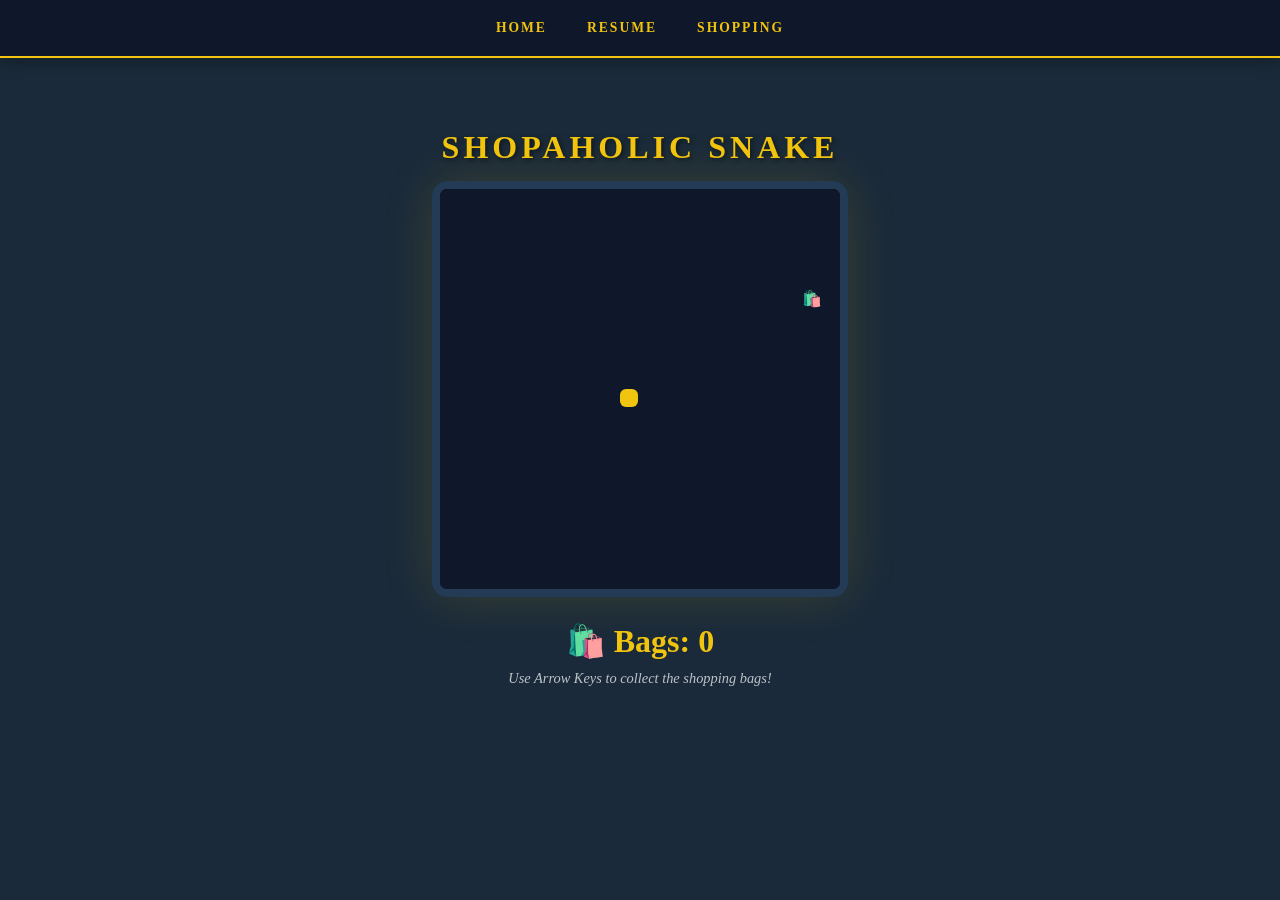
<file: ai.html>
<!DOCTYPE html>
<html lang="en">
<head>
    <meta charset="UTF-8">
    <meta name="viewport" content="width=device-width, initial-scale=1.0">
    <title>Shopaholic Snake</title>
    <style>
        /* MAIN AESTHETIC - Matching "Eden's Favorites" */
        body {
            background-color: #1a2a3a; /* Deep Navy from your screenshots */
            display: flex;
            flex-direction: column;
            align-items: center;
            justify-content: flex-start;
            min-height: 100vh;
            margin: 0;
            color: #ffffff;
            font-family: 'Georgia', serif;
        }

        /* NAVIGATION BAR - Gold & Navy Style */
        .game-nav {
            width: 100%;
            background-color: #0f172a; /* Darker navy for the bar */
            padding: 20px 0;
            display: flex;
            justify-content: center;
            gap: 40px;
            border-bottom: 2px solid #f1c40f; /* Gold accent line */
            margin-bottom: 50px;
            box-shadow: 0 4px 15px rgba(0,0,0,0.3);
        }

        .game-nav a {
            color: #f1c40f; /* Gold text */
            text-decoration: none;
            text-transform: uppercase;
            font-size: 0.85rem;
            letter-spacing: 2px;
            font-weight: bold;
            transition: all 0.3s ease;
        }

        .game-nav a:hover {
            color: #ffffff;
            text-shadow: 0 0 8px #f1c40f;
            transform: scale(1.1);
        }

        h1 {
            color: #f1c40f;
            text-transform: uppercase;
            letter-spacing: 4px;
            margin-bottom: 15px;
            text-shadow: 2px 2px 4px rgba(0,0,0,0.5);
        }

        /* THE GAME BOARD */
        #game-container {
            position: relative;
            border: 8px solid #243b55; /* Match your card colors */
            border-radius: 15px;
            box-shadow: 0 0 50px rgba(241, 196, 15, 0.15);
            overflow: hidden;
        }

        canvas {
            display: block;
            background-color: #0f172a;
        }

        .stats {
            margin-top: 25px;
            font-size: 32px;
            font-weight: bold;
            color: #f1c40f;
        }

        .instructions {
            margin-top: 10px;
            color: #bdc3c7;
            font-style: italic;
            font-size: 0.9rem;
        }
    </style>
</head>
<body>

    <nav class="game-nav">
        <a href="index.html">Home</a>
        <a href="resume.html">Resume</a>
        <a href="fromscratch.html">Shopping</a>
    </nav>

    <h1>Shopaholic Snake</h1>
    
    <div id="game-container">
        <canvas id="snakeGame" width="400" height="400"></canvas>
    </div>

    <div class="stats">🛍️ Bags: <span id="score">0</span></div>
    
    <p class="instructions">Use Arrow Keys to collect the shopping bags!</p>

    <script>
        const canvas = document.getElementById("snakeGame");
        const ctx = canvas.getContext("2d");
        const scoreElement = document.getElementById("score");

        const box = 20; 
        let score = 0;
        let gameSpeed = 100;

        let snake = [];
        snake[0] = { x: 9 * box, y: 10 * box };

        let food = {
            x: Math.floor(Math.random() * 19 + 1) * box,
            y: Math.floor(Math.random() * 19 + 1) * box
        };

        let d;

        document.addEventListener("keydown", direction);

        function direction(event) {
            let key = event.keyCode;
            if(key == 37 && d != "RIGHT") d = "LEFT";
            else if(key == 38 && d != "DOWN") d = "UP";
            else if(key == 39 && d != "LEFT") d = "RIGHT";
            else if(key == 40 && d != "UP") d = "DOWN";
        }

        function collision(head, array) {
            for(let i = 0; i < array.length; i++) {
                if(head.x == array[i].x && head.y == array[i].y) return true;
            }
            return false;
        }

        function draw() {
            ctx.fillStyle = "#0f172a";
            ctx.fillRect(0, 0, canvas.width, canvas.height);

            // Draw Snake pieces
            for(let i = 0; i < snake.length; i++) {
                ctx.fillStyle = (i == 0) ? "#f1c40f" : "#d4af37";
                ctx.beginPath();
                // Check for modern browser support
                if (ctx.roundRect) {
                    ctx.roundRect(snake[i].x, snake[i].y, box - 2, box - 2, 6);
                } else {
                    ctx.rect(snake[i].x, snake[i].y, box - 2, box - 2);
                }
                ctx.fill();
            }

            // Draw Food (Bag)
            ctx.font = "16px Arial";
            ctx.fillText("🛍️", food.x + 2, food.y + 15);

            let snakeX = snake[0].x;
            let snakeY = snake[0].y;

            if( d == "LEFT") snakeX -= box;
            if( d == "UP") snakeY -= box;
            if( d == "RIGHT") snakeX += box;
            if( d == "DOWN") snakeY += box;

            if(snakeX == food.x && snakeY == food.y) {
                score++;
                scoreElement.innerHTML = score;
                food = {
                    x: Math.floor(Math.random() * 19 + 1) * box,
                    y: Math.floor(Math.random() * 19 + 1) * box
                };
            } else {
                snake.pop();
            }

            let newHead = { x: snakeX, y: snakeY };

            // Wall and Self Collision check
            if(snakeX < 0 || snakeX >= canvas.width || snakeY < 0 || snakeY >= canvas.height || collision(newHead, snake)) {
                clearInterval(game);
                alert("Game Over! Total Bags: " + score);
                location.reload();
            }

            snake.unshift(newHead);
        }

        let game = setInterval(draw, gameSpeed);
    </script>
</body>
</html>
</file>
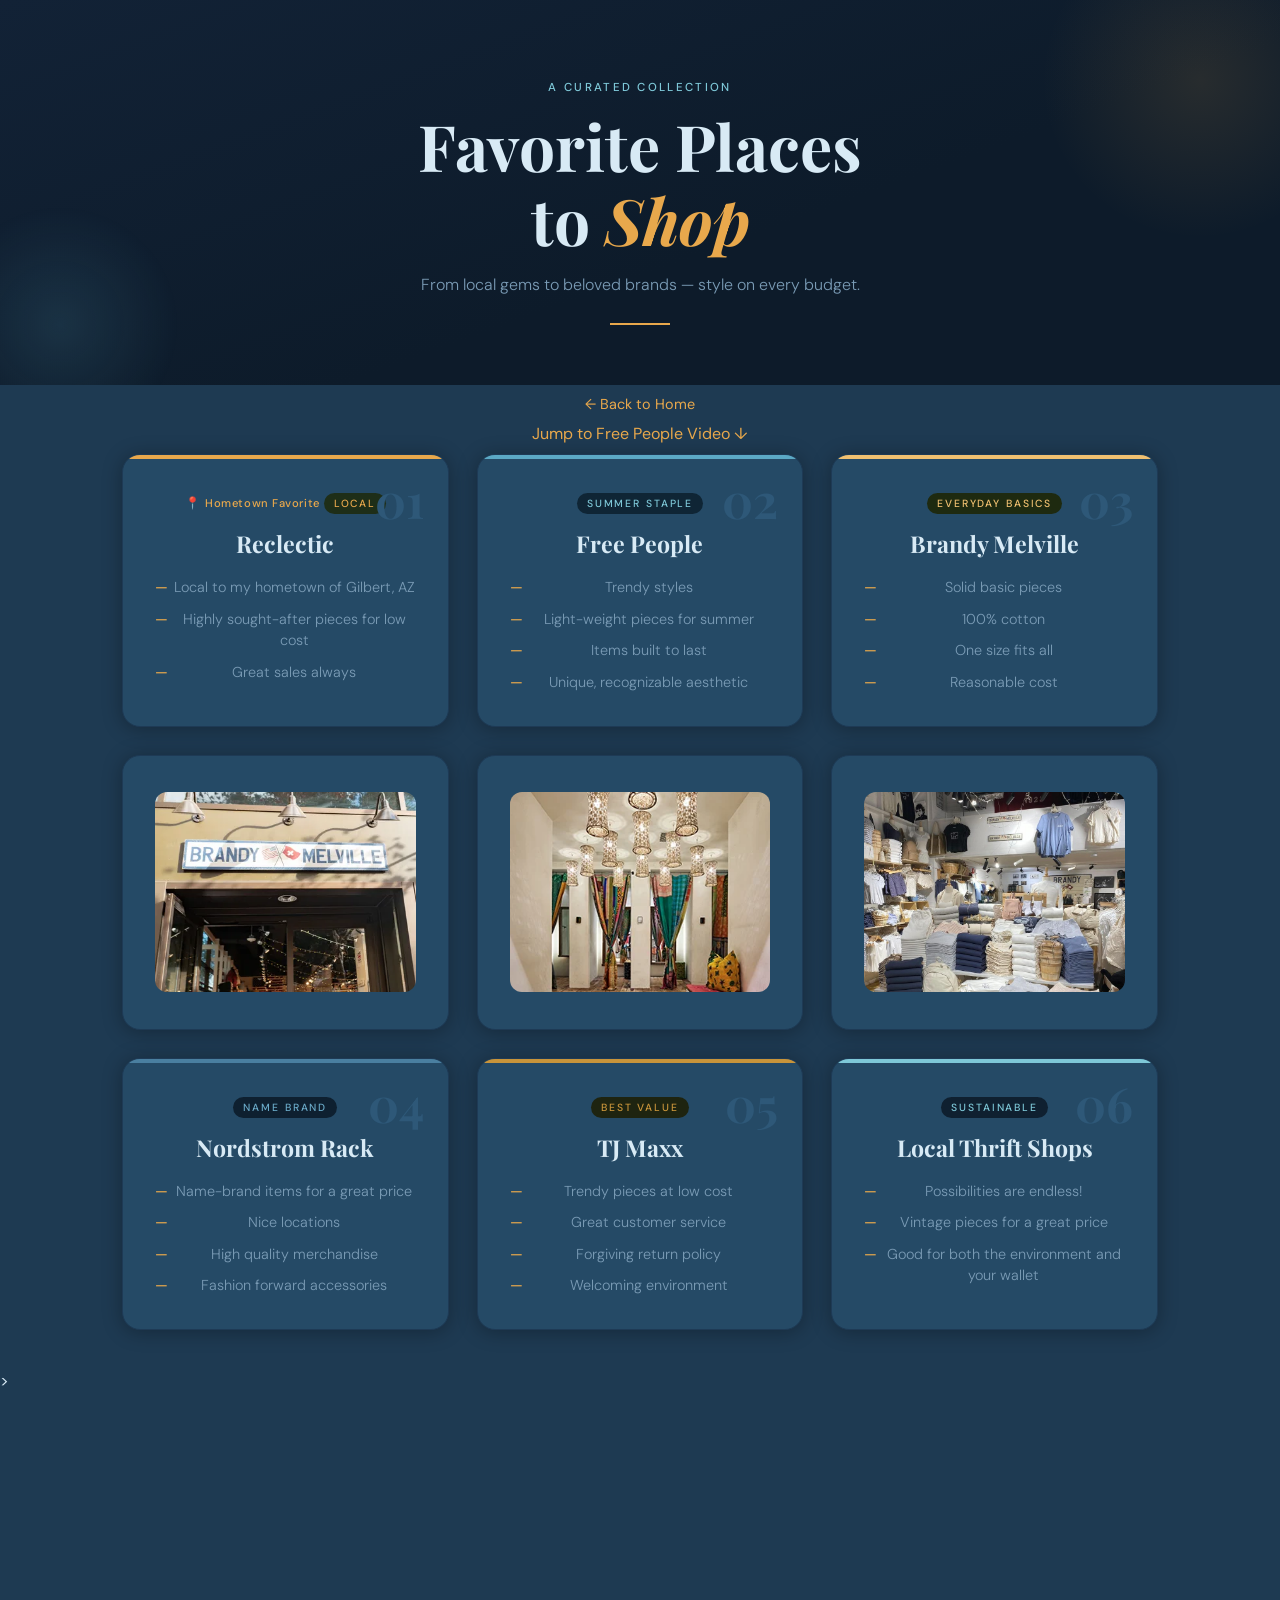
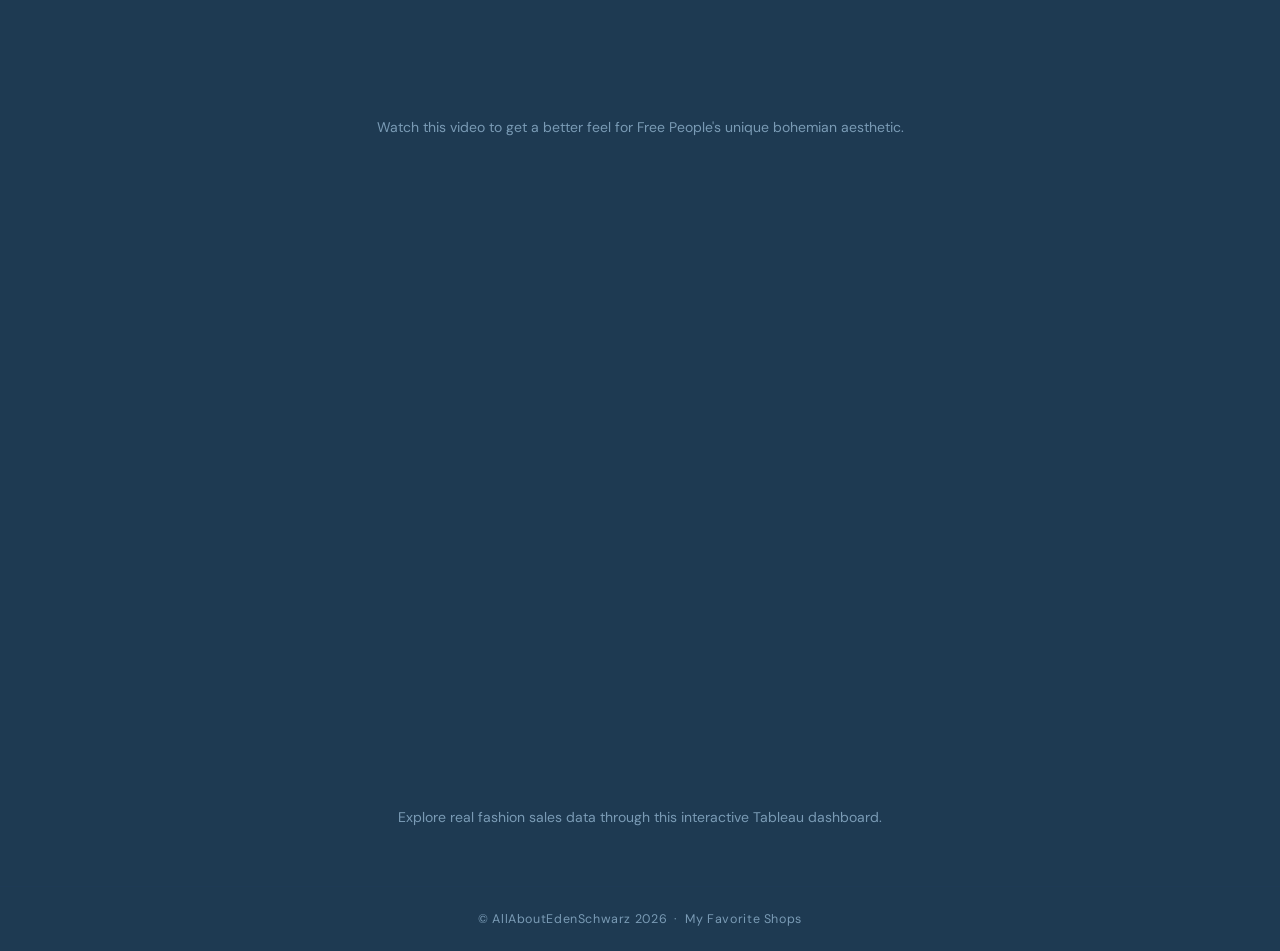
<file: fromscratch.html>
<!DOCTYPE html>
<html lang="en">
<head>
  <meta charset="UTF-8" />
  <meta name="viewport" content="width=device-width, initial-scale=1.0"/>
  <title>Eden's Favorite Places to Shop</title>
  <link href="https://fonts.googleapis.com/css2?family=Playfair+Display:ital,wght@0,400;0,700;1,400&family=DM+Sans:wght@300;400;500&display=swap" rel="stylesheet"/>
    <link rel="stylesheet" href="fromscratchstyles.css"/>
</head>
<body>

  <header>
    <p class="eyebrow">A curated collection</p>
    <h1>Favorite Places<br>to <em>Shop</em></h1>
    <p class="header-sub">From local gems to beloved brands — style on every budget.</p>
    <div class="divider"></div>
  </header>

  <a href="index.html" class="home-link">← Back to Home</a>

  <a href="#video-section" style="display:block; text-align:center; margin-top:10px; color:#e8a84c; text-decoration:none;">
  Jump to Free People Video ↓
</a>

  <main class="grid">

    <div class="card card-1">
      <div class="card-accent"></div>
      <span class="card-number">01</span>
      <p class="local-badge">Hometown Favorite</p>
      <span class="card-tag">Local</span>
      <h2>Reclectic</h2>
      <ul>
        <li>Local to my hometown of Gilbert, AZ</li>
        <li>Highly sought-after pieces for low cost</li>
        <li>Great sales always</li>
      </ul>
    </div>

    <div class="card card-2">
      <div class="card-accent"></div>
      <span class="card-number">02</span>
      <span class="card-tag">Summer Staple</span>
      <h2>Free People</h2>
      <ul>
        <li>Trendy styles</li>
        <li>Light-weight pieces for summer</li>
        <li>Items built to last</li>
        <li>Unique, recognizable aesthetic</li>
      </ul>
    </div>

    <div class="card card-3">
      <div class="card-accent"></div>
      <span class="card-number">03</span>
      <span class="card-tag">Everyday Basics</span>
      <h2>Brandy Melville</h2>
      <ul>
        <li>Solid basic pieces</li>
        <li>100% cotton</li>
        <li>One size fits all</li>
        <li>Reasonable cost</li>
      </ul>
    </div>

    <div class="card">
  <img src="brandy.webp" style="width:100%; height:200px; object-fit:cover; border-radius:12px;">
</div>

<div class="card">
  <img src="180226-FreePeople_MOA-006-S.webp" style="width:100%; height:200px; object-fit:cover; border-radius:12px;">
</div>

<div class="card">
  <img src="brandyy.jpg" style="width:100%; height:200px; object-fit:cover; border-radius:12px;">
</div>

    <div class="card card-4">
      <div class="card-accent"></div>
      <span class="card-number">04</span>
      <span class="card-tag">Name Brand</span>
      <h2>Nordstrom Rack</h2>
      <ul>
        <li>Name-brand items for a great price</li>
        <li>Nice locations</li>
        <li>High quality merchandise</li>
        <li>Fashion forward accessories</li>
      </ul>
    </div>

    <div class="card card-5">
      <div class="card-accent"></div>
      <span class="card-number">05</span>
      <span class="card-tag">Best Value</span>
      <h2>TJ Maxx</h2>
      <ul>
        <li>Trendy pieces at low cost</li>
        <li>Great customer service</li>
        <li>Forgiving return policy</li>
        <li>Welcoming environment</li>
      </ul>
    </div>

    <div class="card card-6">
      <div class="card-accent"></div>
      <span class="card-number">06</span>
      <span class="card-tag">Sustainable</span>
      <h2>Local Thrift Shops</h2>
      <ul>
        <li>Possibilities are endless!</li>
        <li>Vintage pieces for a great price</li>
        <li>Good for both the environment and your wallet</li>
      </ul>
    </div>

  </main>

<section id="video-section" class="video-section"></section>>

  <iframe class="video-frame"
    src="https://www.youtube.com/embed/zQy7sTacHbc"
    title="Free People aesthetic video"
    frameborder="0"
    allowfullscreen>
  </iframe>

  <p class="video-caption">
    Watch this video to get a better feel for Free People's unique bohemian aesthetic.
  </p>

</section>

<section class="video-section tableau-section">

  <iframe class="tableau-frame"
    src="https://public.tableau.com/views/FashionProductSales/Dashboard1?:embed=true&:showVizHome=no"
    width="800"
    height="600"
    frameborder="0">
  </iframe>

  <p class="video-caption">
    Explore real fashion sales data through this interactive Tableau dashboard.
  </p>

</section>

  <footer>
    &copy; AllAboutEdenSchwarz 2026 &nbsp;·&nbsp; My Favorite Shops
  </footer>

</body>
</html>
</file>
<file: fromscratchstyles.css>
:root {
    --bg: #1e3a52;
    --surface: #254a66;
    --surface-2: #2e5878;
      --teal-sky: #5ba8c4;
      --teal-light: #7ec8d8;
      --amber: #e8a84c;
      --amber-warm: #f0c070;
      --gold: #c8943a;
      --text-primary: #d8eaf5;
      --text-muted: #7a9bb5;
      --border: #1e3a55;
    }

    * { margin: 0; padding: 0; box-sizing: border-box; }

    body {
      background-color: var(--bg);
      font-family: 'DM Sans', sans-serif;
      color: var(--text-primary);
      overflow-x: hidden;
    }

    header {
      position: relative;
      padding: 80px 40px 60px;
      text-align: center;
      background: linear-gradient(160deg, #122236 0%, #0d1b2a 60%);
      overflow: hidden;
    }

    header::before {
      content: '';
      position: absolute;
      top: -80px; right: -80px;
      width: 320px; height: 320px;
      border-radius: 50%;
      background: radial-gradient(circle, #e8a84c 0%, transparent 70%);
      opacity: 0.12;
    }

    header::after {
      content: '';
      position: absolute;
      bottom: -60px; left: -60px;
      width: 240px; height: 240px;
      border-radius: 50%;
      background: radial-gradient(circle, #5ba8c4 0%, transparent 70%);
      opacity: 0.15;
    }

    .eyebrow {
      font-size: 0.72rem;
      font-weight: 500;
      letter-spacing: 0.2em;
      text-transform: uppercase;
      color: var(--teal-light);
      margin-bottom: 14px;
      opacity: 0;
      animation: fadeUp 0.6s ease forwards 0.1s;
    }

    h1 {
      font-family: 'Playfair Display', serif;
      font-size: clamp(2.4rem, 6vw, 4rem);
      font-weight: 700;
      line-height: 1.15;
      color: var(--text-primary);
      max-width: 560px;
      margin: 0 auto 18px;
      opacity: 0;
      animation: fadeUp 0.6s ease forwards 0.25s;
    }

    h1 em {
      font-style: italic;
      color: var(--amber);
    }

    .header-sub {
      font-size: 1rem;
      color: var(--text-muted);
      font-weight: 300;
      opacity: 0;
      animation: fadeUp 0.6s ease forwards 0.4s;
    }

    .divider {
      width: 60px;
      height: 2px;
      background: var(--amber);
      margin: 28px auto 0;
      opacity: 0;
      animation: fadeUp 0.6s ease forwards 0.5s;
    }

.grid {
  display: grid;
  grid-template-columns: repeat(auto-fill, minmax(300px, 1fr));
  gap: 28px;
  max-width: 1100px;
  margin: 64px auto;
  padding: 0 32px 20px; /* reduced from 80px */
}

    .card {
      background: var(--surface);
      border: 1px solid var(--border);
      border-radius: 18px;
      padding: 36px 32px 32px;
      position: relative;
      overflow: hidden;
      box-shadow: 0 2px 20px rgba(0,0,0,0.3);
      transition: transform 0.3s ease, box-shadow 0.3s ease;
      opacity: 0;
      animation: fadeUp 0.55s ease forwards;
    }

    .card:hover {
      transform: translateY(-6px);
      box-shadow: 0 12px 40px rgba(0,0,0,0.5);
    }

    .card:nth-child(1) { animation-delay: 0.15s; }
    .card:nth-child(2) { animation-delay: 0.25s; }
    .card:nth-child(3) { animation-delay: 0.35s; }
    .card:nth-child(4) { animation-delay: 0.45s; }
    .card:nth-child(5) { animation-delay: 0.55s; }
    .card:nth-child(6) { animation-delay: 0.65s; }

    .card-accent {
      position: absolute;
      top: 0; left: 0; right: 0;
      height: 4px;
      border-radius: 18px 18px 0 0;
    }

    .card-number {
      font-family: 'Playfair Display', serif;
      font-size: 3rem;
      font-weight: 700;
      line-height: 1;
      color: var(--surface-2);
      position: absolute;
      top: 20px; right: 24px;
      pointer-events: none;
      user-select: none;
    }

    .card-tag {
      display: inline-block;
      font-size: 0.65rem;
      font-weight: 500;
      letter-spacing: 0.18em;
      text-transform: uppercase;
      padding: 4px 10px;
      border-radius: 30px;
      margin-bottom: 14px;
    }

    .card h2 {
      font-family: 'Playfair Display', serif;
      font-size: 1.45rem;
      font-weight: 700;
      margin-bottom: 18px;
      color: var(--text-primary);
    }

    .card ul {
      list-style: none;
      display: flex;
      flex-direction: column;
      gap: 10px;
    }

    .card ul li {
      font-size: 0.9rem;
      font-weight: 300;
      color: var(--text-muted);
      padding-left: 18px;
      position: relative;
      line-height: 1.5;
    }

    .card ul li::before {
      content: '—';
      position: absolute;
      left: 0;
      color: var(--amber);
      font-weight: 500;
    }

    /* Card accent colors — all pulled from the skyline palette */
    .card-1 .card-accent { background: #e8a84c; }
    .card-1 .card-tag { background: #1e2e18; color: #e8a84c; }

    .card-2 .card-accent { background: #5ba8c4; }
    .card-2 .card-tag { background: #0f2535; color: #7ec8d8; }

    .card-3 .card-accent { background: #f0c070; }
    .card-3 .card-tag { background: #1e2a10; color: #f0c070; }

    .card-4 .card-accent { background: #4a7fa0; }
    .card-4 .card-tag { background: #0e2030; color: #6aaac8; }

    .card-5 .card-accent { background: #c8943a; }
    .card-5 .card-tag { background: #1e2410; color: #c8943a; }

    .card-6 .card-accent { background: #7ec8d8; }
    .card-6 .card-tag { background: #0f2030; color: #7ec8d8; }

    .local-badge {
      display: inline-flex;
      align-items: center;
      gap: 5px;
      font-size: 0.7rem;
      font-weight: 500;
      color: var(--amber);
      letter-spacing: 0.05em;
      margin-bottom: 6px;
    }

    .local-badge::before {
      content: '📍';
      font-size: 0.75rem;
    }

    @keyframes fadeUp {
      from { opacity: 0; transform: translateY(22px); }
      to   { opacity: 1; transform: translateY(0); }
    }

    footer {
      text-align: center;
      padding: 24px;
      font-size: 0.78rem;
      color: var(--text-muted);
      letter-spacing: 0.05em;
      border-top: 1px solid var(--border);
    }

    @media (max-width: 600px) {
      .grid { padding: 0 16px 60px; gap: 18px; }
      header { padding: 60px 24px 48px; }
    }

.video-section {
  max-width: 900px;
}

  .grid {
    margin: 10px auto 40px;
  padding: 0 32px;
  text-align: center;
}

.video-frame {
  width: 560px;
  height: 315px;
  border-radius: 12px;
  display: block;
  margin: 0 auto;
}

.video-caption {
  margin-top: 12px;
  font-size: 14px;
  color: var(--text-muted);
  text-align: center;
}

html {
  scroll-behavior: smooth;
}

.home-link {
  display: block;
  text-align: center;
  margin-top: 10px;
  color: var(--amber);
  text-decoration: none;
  font-size: 0.9rem;
  transition: opacity 0.2s ease;
}

.home-link:hover {
  opacity: 0.7;
}

.tableau-frame {
  width: 800px;
  height: 600px;
  border-radius: 12px;
  display: block;
  margin: 0 auto; /* centers horizontally */
}

.tableau-section {
  max-width: 1000px; /* give it more room than the iframe */
  margin: 60px auto;
  text-align: center;
}
</file>
